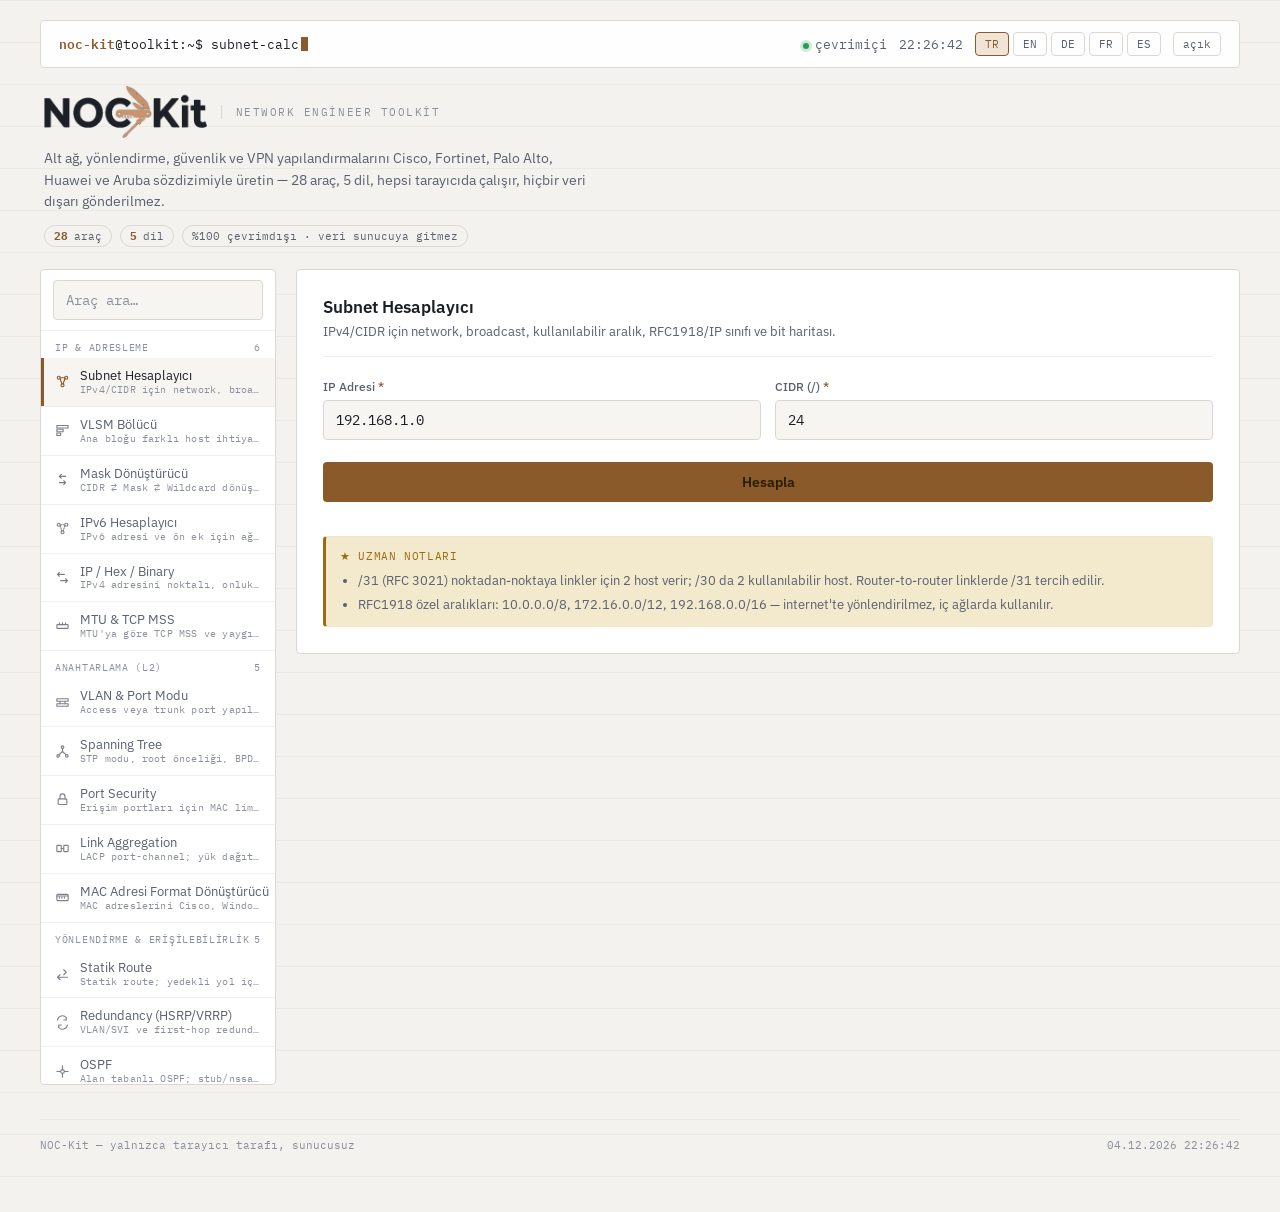
<file: index.html>
<!DOCTYPE html>
<html lang="tr">
<head>
<meta charset="UTF-8">
<meta name="viewport" content="width=device-width, initial-scale=1.0">
<meta name="description" content="NOC-Kit — Cisco, Fortinet, Palo Alto, Huawei ve Aruba sözdiziminde subnet, VLAN, OSPF, BGP, ACL, NAT ve IPsec VPN konfigürasyonu üreten 28 araçlık, tamamen tarayıcıda çalışan ağ araç kutusu.">
<meta name="author" content="NOC-Kit">
<meta name="robots" content="index, follow">
<meta name="color-scheme" content="dark light">
<meta property="og:type" content="website">
<meta property="og:site_name" content="NOC-Kit">
<meta property="og:title" content="NOC-Kit — Ağ Mühendisi Araç Kutusu">
<meta property="og:description" content="Subnet, VLSM, VLAN, STP, OSPF, BGP, ACL, NAT, IPsec VPN ve daha fazlası. 28 araç, 5 dil, %100 tarayıcı tarafı.">
<meta property="og:locale" content="tr_TR">
<meta name="twitter:card" content="summary_large_image">
<meta name="twitter:title" content="NOC-Kit — Ağ Mühendisi Araç Kutusu">
<meta name="twitter:description" content="28 araçlık, sunucusuz ağ konfigürasyon araç kutusu.">
<link rel="canonical" href="https://noc-kit.com/">
<meta property="og:url" content="https://noc-kit.com/">
<meta property="og:image" content="https://noc-kit.com/assets/img/og-cover.png">
<meta name="twitter:image" content="https://noc-kit.com/assets/img/og-cover.png">
<meta name="theme-color" content="#0E1218" media="(prefers-color-scheme: dark)">
<meta name="theme-color" content="#F3F2EE" media="(prefers-color-scheme: light)">
<link rel="icon" type="image/png" href="assets/img/favicon.png">
<link rel="apple-touch-icon" href="assets/img/favicon.png">
<link rel="manifest" href="assets/manifest.webmanifest">
<title>NOC-Kit — Ağ Mühendisi Araç Kutusu | Subnet, VLAN, BGP, ACL, VPN</title>
<link rel="preconnect" href="https://fonts.googleapis.com">
<link rel="preconnect" href="https://fonts.gstatic.com" crossorigin>
<script src="assets/js/theme-init.js"></script>
<link href="https://fonts.googleapis.com/css2?family=IBM+Plex+Sans:wght@400;500;600;700&family=IBM+Plex+Mono:wght@400;500;600&display=swap" rel="stylesheet">
<link rel="stylesheet" href="assets/css/styles.css">
</head>
<body>
<noscript><p style="padding:16px;font-family:monospace">NOC-Kit tamamen tarayıcıda çalışır; araçları kullanmak için JavaScript'i etkinleştirin.</p></noscript>

<div class="shell">
  <div class="topbar">
    <div class="prompt"><b>noc-kit</b>@toolkit:~$ <span id="activeToolPrompt">subnet-calc</span><span class="cursor"></span></div>
    <div class="topbar-right">
      <span><span class="dot-live"></span><span data-i18n="online">çevrimiçi</span></span>
      <span id="clock">00:00:00</span>
      <div id="langSwitch" role="group" aria-label="Dil" style="display:flex;gap:4px;">
        <button class="seg active" data-lang="tr">TR</button>
        <button class="seg" data-lang="en">EN</button>
        <button class="seg" data-lang="de">DE</button>
        <button class="seg" data-lang="fr">FR</button>
        <button class="seg" data-lang="es">ES</button>
      </div>
      <button class="seg" id="themeToggle" type="button" aria-label="Tema" data-i18n="theme_dark">koyu</button>
    </div>
  </div>

  <div class="header">
    <div class="brand">
      <img class="brand-logo brand-dark" src="assets/img/logo-dark.png" alt="NOC-Kit" width="350" height="112" decoding="async">
      <img class="brand-logo brand-light" src="assets/img/logo-light.png" alt="NOC-Kit" width="350" height="112" decoding="async">
      <span class="brand-tag">network engineer toolkit</span>
    </div>
    <h1 class="sr-only" data-i18n="app_title">Ağ Araç Seti</h1>
    <p data-i18n="app_subtitle">Alt ağ, yönlendirme, güvenlik ve VPN yapılandırmalarını Cisco, Fortinet, Palo Alto, Huawei ve Aruba sözdizimiyle üretin — 28 araç, 5 dil, hepsi tarayıcıda çalışır, hiçbir veri dışarı gönderilmez.</p>
    <div class="meta">
      <span class="chip"><b id="toolCount">28</b> <span data-i18n="meta_tools">araç</span></span>
      <span class="chip"><b>5</b> <span data-i18n="meta_langs">dil</span></span>
      <span class="chip" data-i18n="meta_offline">%100 çevrimdışı · veri sunucuya gitmez</span>
    </div>
  </div>

  <div class="layout">
    <nav class="nav" id="nav">
      <div class="nav-search"><input type="text" id="toolSearch" data-i18n-ph="search_ph" placeholder="Araç ara…"></div>
      <div class="nav-scroll" id="navScroll"></div>
      <div class="nav-empty" id="navEmpty" data-i18n="no_results">Eşleşen araç yok</div>
    </nav>
    <main class="panel" id="views"></main>
  </div>

  <div class="footer">
    <span data-i18n="footer_left">NOC-Kit — yalnızca tarayıcı tarafı, sunucusuz</span>
    <span id="footerClock"></span>
  </div>
</div>

<button class="to-top" id="toTop" type="button" aria-label="top" data-i18n="to_top">↑</button>
<div class="toast" id="toast" role="status" aria-live="polite"><span class="dot-live"></span><span id="toastMsg">Kopyalandı</span></div>

<script src="assets/js/i18n.js"></script>
<script src="assets/js/core.js"></script>
<script src="assets/js/views.js"></script>
<script src="assets/js/tools.js"></script>
<script src="assets/js/app.js"></script>
</body>
</html>
</file>
<file: assets/css/styles.css>
/* NOC-Kit — tüm arayüz stilleri. Renkler :root üzerindeki değişkenlerden gelir. */
  :root{
    --bg:#0E1218; --bg-grid:#141a23; --panel:#161C25; --panel-alt:#1C2330; --panel-raised:#212938;
    --border:#2A3242; --border-soft:#20283584;
    --text:#E8E7E1; --text-dim:#8C93A3; --text-faint:#5B6473;
    --accent:#C7926A; --accent-soft:#33261C; --accent-ring:rgba(199,146,106,.35);
    --accent2:#4FD1C0; --accent2-soft:#123330;
    --danger:#E4676B; --danger-soft:#3A1E20; --success:#63D98A;
    --warn:#E7C13D; --warn-soft:#3A3218;
    --sans:'IBM Plex Sans', system-ui, -apple-system, sans-serif;
    --mono:'IBM Plex Mono', ui-monospace, SFMono-Regular, Menlo, monospace;
    --radius:4px;
    --scroll:var(--border); --scroll-h:var(--text-faint);
  }
  :root[data-theme="light"]{
    --bg:#F3F2EE; --bg-grid:#EAE9E3; --panel:#FFFFFF; --panel-alt:#F6F5F1; --panel-raised:#FFFFFF;
    --border:#DAD8D0; --border-soft:#e5e3db84;
    --text:#1B1E24; --text-dim:#5A6070; --text-faint:#8A8F9C;
    --accent:#8A5A2B; --accent-soft:#F1E3D6; --accent-ring:rgba(138,90,43,.25);
    --accent2:#127F73; --accent2-soft:#DBF0EC;
    --danger:#B23A3E; --danger-soft:#F5DEDE; --success:#2E9A57;
    --warn:#9A6B12; --warn-soft:#F3E9CC;
    --scroll:#DAD8D0; --scroll-h:#8A8F9C;
  }
  *{box-sizing:border-box;}
  html{scroll-behavior:smooth;}
  html,body{margin:0;padding:0;}
  body{
    background:linear-gradient(var(--bg-grid) 1px, transparent 1px) 0 0/100% 42px, var(--bg);
    color:var(--text); font-family:var(--sans); min-height:100vh; -webkit-font-smoothing:antialiased;
  }
  ::selection{ background:var(--accent-soft); color:var(--accent); }
  button,select{font-family:inherit;}
  :focus-visible{ outline:2px solid var(--accent); outline-offset:2px; }

  /* scrollbars */
  *{scrollbar-width:thin; scrollbar-color:var(--scroll) transparent;}
  *::-webkit-scrollbar{width:10px;height:10px;}
  *::-webkit-scrollbar-track{background:transparent;}
  *::-webkit-scrollbar-thumb{background:var(--scroll);border-radius:6px;border:2px solid transparent;background-clip:padding-box;}
  *::-webkit-scrollbar-thumb:hover{background:var(--scroll-h);background-clip:padding-box;}
  *::-webkit-scrollbar-corner{background:transparent;}

  .shell{ max-width:1240px; margin:0 auto; padding:20px 20px 60px; }
  .topbar{
    position:sticky; top:0; z-index:40; display:flex; align-items:center; justify-content:space-between; gap:12px;
    padding:11px 18px; border:1px solid var(--border); background:color-mix(in srgb,var(--panel) 92%,transparent);
    backdrop-filter:blur(8px); border-radius:var(--radius); margin-bottom:18px;
    font-family:var(--mono); font-size:12.5px; color:var(--text-dim); flex-wrap:wrap;
  }
  .topbar .prompt{ color:var(--text); }
  .topbar .prompt b{ color:var(--accent); font-weight:600; }
  .cursor{ display:inline-block; width:7px; height:14px; background:var(--accent); margin-left:2px; vertical-align:-2px; animation:blink 1.1s steps(1) infinite; }
  @media (prefers-reduced-motion:reduce){ .cursor{ animation:none; } }
  @keyframes blink{ 50%{ opacity:0; } }
  .topbar-right{ display:flex; align-items:center; gap:12px; flex-wrap:wrap; }
  .dot-live{ width:6px; height:6px; border-radius:50%; background:var(--success); display:inline-block; margin-right:6px; box-shadow:0 0 0 3px color-mix(in srgb,var(--success) 22%,transparent); }
  .seg{ background:transparent; border:1px solid var(--border); color:var(--text-dim); font-family:var(--mono); font-size:11px; padding:4px 9px; border-radius:var(--radius); cursor:pointer; transition:color .12s,border-color .12s; }
  .seg:hover{ color:var(--text); border-color:var(--text-faint); }
  .seg.active{ color:var(--accent); border-color:var(--accent); background:var(--accent-soft); }

  .header{ margin:6px 4px 22px; }
  .header h1{ font-size:30px; font-weight:600; letter-spacing:-0.01em; margin:0 0 6px; }
  .header p{ margin:0; color:var(--text-dim); font-size:14px; max-width:68ch; line-height:1.55; }
  .header .meta{ display:flex; gap:8px; margin-top:12px; flex-wrap:wrap; }
  .header .chip{ display:inline-flex; align-items:center; gap:6px; font-family:var(--mono); font-size:10.5px; padding:3px 9px; border:1px solid var(--border); border-radius:20px; color:var(--text-dim); }
  .header .chip b{ color:var(--accent); }

  .layout{ display:grid; grid-template-columns:236px 1fr; gap:20px; align-items:start; }
  @media (max-width:900px){ .layout{ grid-template-columns:1fr; } }

  .nav{ border:1px solid var(--border); background:var(--panel); border-radius:var(--radius); overflow:hidden; position:sticky; top:64px; max-height:calc(100vh - 84px); display:flex; flex-direction:column; }
  @media (max-width:900px){ .nav{ position:static; max-height:none; } }
  .nav-search{ padding:10px 12px; border-bottom:1px solid var(--border-soft); }
  .nav-search input{ width:100%; background:var(--panel-alt); border:1px solid var(--border); color:var(--text); padding:8px 10px; border-radius:var(--radius); font-family:var(--mono); font-size:12px; }
  .nav-search input:focus{ outline:none; border-color:var(--accent); box-shadow:0 0 0 3px var(--accent-ring); }
  .nav-scroll{ overflow-y:auto; overflow-x:hidden; }
  @media (max-width:900px){ .nav-scroll{ display:flex; overflow-x:auto; overflow-y:visible; } }
  .nav-group-label{ padding:10px 14px 4px; font-size:10px; text-transform:uppercase; letter-spacing:.07em; color:var(--text-faint); font-family:var(--mono); display:flex; align-items:center; justify-content:space-between; }
  .nav-group-label .cnt{ color:var(--text-faint); font-size:9.5px; }
  @media (max-width:900px){ .nav-group-label{ display:none; } }
  .nav-item{ display:flex; align-items:center; gap:10px; padding:10px 14px; border-bottom:1px solid var(--border-soft); cursor:pointer; color:var(--text-dim); font-size:12.8px; position:relative; background:transparent; transition:background .12s,color .12s; white-space:nowrap; }
  @media (max-width:900px){ .nav-item{ border-bottom:none; border-right:1px solid var(--border-soft); flex:0 0 auto; } }
  .nav-item svg{ width:15px; height:15px; flex:none; opacity:.8; }
  .nav-item .lbl{ display:flex; flex-direction:column; line-height:1.25; min-width:0; }
  .nav-item .lbl small{ display:block; font-family:var(--mono); font-size:9.5px; color:var(--text-faint); letter-spacing:.02em; overflow:hidden; text-overflow:ellipsis; }
  .nav-item:hover{ background:var(--panel-alt); color:var(--text); }
  .nav-item.active{ background:var(--panel-alt); color:var(--text); }
  .nav-item.active::before{ content:""; position:absolute; left:0; top:0; bottom:0; width:2.5px; background:var(--accent); }
  @media (max-width:900px){ .nav-item.active::before{ top:auto; bottom:0; left:0; right:0; width:auto; height:2.5px; } }
  .nav-item.active svg{ color:var(--accent); opacity:1; }
  .nav-item.hidden{ display:none; }

  .panel{ border:1px solid var(--border); background:var(--panel); border-radius:var(--radius); padding:26px; }
  @media (max-width:560px){ .panel{ padding:18px; } }

  .view{ display:none; animation:rise .3s ease both; }
  .view.active{ display:block; }
  @keyframes rise{ from{ opacity:0; transform:translateY(6px); } to{ opacity:1; transform:none; } }
  @media (prefers-reduced-motion:reduce){ .view{ animation:none; } }

  .view-head{ margin-bottom:22px; padding-bottom:16px; border-bottom:1px solid var(--border-soft); }
  .view-head h2{ margin:0 0 5px; font-size:17px; font-weight:600; display:flex; align-items:center; flex-wrap:wrap; gap:8px; }
  .view-head p{ margin:0; color:var(--text-dim); font-size:13px; max-width:72ch; }

  .field{ margin-bottom:16px; }
  .field label{ display:block; font-size:11.5px; color:var(--text-dim); margin-bottom:6px; font-weight:500; }
  .field label .req{ color:var(--accent); }
  .row{ display:grid; gap:14px; }
  .row-2{ grid-template-columns:1fr 1fr; }
  .row-3{ grid-template-columns:1.4fr 1fr 1fr; }
  .row-4{ grid-template-columns:1fr 1fr 1fr 1fr; }
  @media (max-width:680px){ .row-2,.row-3,.row-4{ grid-template-columns:1fr; } }

  input[type=text], input[type=number], input[type=password], select, textarea{
    width:100%; background:var(--panel-alt); border:1px solid var(--border); color:var(--text);
    padding:10px 12px; border-radius:var(--radius); font-family:var(--mono); font-size:13.5px;
    transition:border-color .12s,box-shadow .12s;
  }
  textarea{ resize:vertical; min-height:64px; }
  input::placeholder, textarea::placeholder{ color:var(--text-faint); }
  input:focus, select:focus, textarea:focus{ outline:none; border-color:var(--accent); box-shadow:0 0 0 3px var(--accent-ring); }
  select{ appearance:none; -webkit-appearance:none;
    background-image:url("data:image/svg+xml;utf8,<svg xmlns='http://www.w3.org/2000/svg' viewBox='0 0 24 24' fill='none' stroke='%238C93A3' stroke-width='2'><path d='M6 9l6 6 6-6'/></svg>");
    background-repeat:no-repeat; background-position:right 10px center; background-size:16px; padding-right:34px;
  }
  .checkrow{ display:flex; flex-wrap:wrap; gap:14px; }
  .checkrow label{ display:inline-flex; align-items:center; gap:7px; font-size:12.5px; color:var(--text); cursor:pointer; }
  .checkrow input[type=checkbox]{ width:auto; accent-color:var(--accent); }

  .btn{ display:inline-flex; align-items:center; justify-content:center; gap:8px; background:var(--accent); color:#171008; border:none; padding:11px 18px; border-radius:var(--radius); font-weight:600; font-size:13.5px; cursor:pointer; width:100%; margin:6px 0 18px; transition:filter .12s,transform .05s; font-family:var(--sans); }
  :root[data-theme="light"] .btn{ color:#2A1B04; }
  .btn:hover{ filter:brightness(1.08); }
  .btn:active{ transform:translateY(1px); }
  .btn-ghost{ background:transparent; color:var(--text-dim); border:1px solid var(--border); width:auto; margin:0; padding:6px 12px; font-size:11.5px; font-weight:500; }
  .btn-ghost:hover{ color:var(--text); border-color:var(--text-faint); filter:none; }

  .alert{ display:none; align-items:flex-start; gap:10px; background:var(--danger-soft); border:1px solid color-mix(in srgb,var(--danger) 45%,transparent); color:var(--danger); padding:12px 14px; border-radius:var(--radius); font-size:13px; margin-bottom:18px; }
  .alert.show{ display:flex; }

  .grid-out{ display:grid; grid-template-columns:repeat(2,1fr); gap:10px; }
  @media (max-width:560px){ .grid-out{ grid-template-columns:1fr; } }
  .cell{ background:var(--panel-alt); border:1px solid var(--border-soft); border-radius:var(--radius); padding:12px 14px; }
  .cell.span2{ grid-column:1/-1; }
  .cell .k{ display:block; font-size:10.5px; text-transform:uppercase; letter-spacing:.06em; color:var(--text-faint); margin-bottom:5px; }
  .cell .v{ font-family:var(--mono); font-size:15px; color:var(--text); word-break:break-word; }
  .cell .sub{ display:block; font-size:10.5px; color:var(--text-faint); margin-top:3px; }
  .cell.accent .v{ color:var(--accent); }
  .cell.accent2 .v{ color:var(--accent2); }
  .badge{ display:inline-block; font-family:var(--mono); font-size:10px; padding:1px 7px; border-radius:20px; margin-left:6px; vertical-align:middle; }
  .badge.private{ background:var(--accent2-soft); color:var(--accent2); }
  .badge.public{ background:var(--panel-raised); color:var(--text-dim); }

  .binmap{ margin-top:18px; }
  .binmap-title{ font-size:11px; color:var(--text-faint); text-transform:uppercase; letter-spacing:.06em; margin-bottom:10px; }
  .binrow{ display:flex; align-items:center; gap:10px; font-family:var(--mono); font-size:12.5px; margin-bottom:6px; flex-wrap:wrap; }
  .binrow .binlbl{ width:46px; flex:none; color:var(--text-faint); font-size:11px; }
  .bitgroup{ display:inline-flex; gap:1px; margin-right:8px; }
  .bit{ width:11px; text-align:center; color:var(--text-faint); }
  .bit.net{ color:var(--accent); font-weight:600; }
  .binlegend{ display:flex; gap:16px; margin-top:10px; font-size:11px; color:var(--text-faint); flex-wrap:wrap; }
  .binlegend span{ display:inline-flex; align-items:center; gap:6px; }
  .swatch{ width:8px; height:8px; border-radius:2px; display:inline-block; }

  .rangebar-wrap{ margin-top:18px; }
  .rangebar{ display:flex; height:34px; border-radius:var(--radius); overflow:hidden; border:1px solid var(--border-soft); }
  .rb-seg{ display:flex; align-items:center; justify-content:center; font-family:var(--mono); font-size:10.5px; color:#171008; white-space:nowrap; overflow:hidden; }
  .rb-net{ background:var(--text-faint); color:var(--bg); flex:0 0 12%; }
  .rb-host{ background:var(--accent); flex:1 1 auto; }
  .rb-bcast{ background:var(--text-faint); color:var(--bg); flex:0 0 12%; }
  .rb-caption{ display:flex; justify-content:space-between; margin-top:6px; font-size:10.5px; color:var(--text-faint); font-family:var(--mono); }

  .codebox{ margin-top:6px; }
  .codebox-head{ display:flex; align-items:center; justify-content:space-between; background:var(--panel-raised); border:1px solid var(--border); border-bottom:none; padding:9px 14px; border-radius:var(--radius) var(--radius) 0 0; }
  .codebox-head .tag{ font-family:var(--mono); font-size:11px; color:var(--text-dim); text-transform:uppercase; letter-spacing:.05em; }
  pre.codeblock{ margin:0; background:#0A0D12; border:1px solid var(--border); border-radius:0 0 var(--radius) var(--radius); padding:16px; overflow:auto; font-family:var(--mono); font-size:12.6px; line-height:1.65; color:#B9E6A0; max-height:440px; }
  :root[data-theme="light"] pre.codeblock{ background:#171B22; color:#9FE39B; }

  .notes{ margin-top:16px; border:1px solid var(--border-soft); border-left:3px solid var(--warn); background:var(--warn-soft); border-radius:var(--radius); padding:12px 14px; }
  .notes .nt{ font-size:10.5px; text-transform:uppercase; letter-spacing:.06em; color:var(--warn); font-family:var(--mono); margin-bottom:8px; display:flex; align-items:center; gap:6px; }
  .notes ul{ margin:0; padding-left:18px; }
  .notes li{ font-size:12.5px; color:var(--text-dim); line-height:1.5; margin-bottom:5px; }
  .notes li:last-child{ margin-bottom:0; }
  .notes li b{ color:var(--text); }

  .hint{ font-size:11.5px; color:var(--text-faint); margin-top:5px; }
  .chip{ display:inline-block; font-family:var(--mono); font-size:10.5px; padding:2px 7px; border:1px solid var(--border); border-radius:20px; color:var(--text-dim); }

  table.vlsm{ width:100%; border-collapse:collapse; font-family:var(--mono); font-size:12px; margin-top:8px; }
  table.vlsm th{ text-align:left; font-size:10px; text-transform:uppercase; letter-spacing:.05em; color:var(--text-faint); padding:8px 10px; border-bottom:1px solid var(--border); }
  table.vlsm td{ padding:9px 10px; border-bottom:1px solid var(--border-soft); color:var(--text); white-space:nowrap; }
  table.vlsm tr:hover td{ background:var(--panel-alt); }
  .table-wrap{ overflow:auto; border:1px solid var(--border); border-radius:var(--radius); }

  .liveconv{ display:grid; grid-template-columns:1fr; gap:14px; max-width:440px; }
  .pwd-out{ display:flex; gap:10px; align-items:center; flex-wrap:wrap; }
  .pwd-out code{ flex:1 1 220px; background:#0A0D12; border:1px solid var(--border); border-radius:var(--radius); padding:11px 14px; font-family:var(--mono); font-size:14px; color:#B9E6A0; word-break:break-all; }
  .strength{ height:6px; border-radius:3px; background:var(--border); overflow:hidden; margin-bottom:14px; }
  .strength > i{ display:block; height:100%; width:0; transition:width .25s,background .25s; }

  .encap-table{ width:100%; border-collapse:collapse; font-family:var(--mono); font-size:12px; margin-top:10px; }
  .encap-table th{ text-align:left; font-size:10px; text-transform:uppercase; letter-spacing:.05em; color:var(--text-faint); padding:7px 10px; border-bottom:1px solid var(--border); }
  .encap-table td{ padding:8px 10px; border-bottom:1px solid var(--border-soft); color:var(--text); }
  .encap-table tr.sel td{ background:var(--accent-soft); color:var(--accent); }

  .toast{ position:fixed; bottom:22px; left:50%; transform:translate(-50%,12px); background:var(--panel-raised); border:1px solid var(--border); color:var(--text); padding:10px 16px; border-radius:var(--radius); font-size:12.5px; font-family:var(--mono); opacity:0; pointer-events:none; transition:opacity .18s,transform .18s; display:flex; align-items:center; gap:8px; z-index:60; }
  .toast.show{ opacity:1; transform:translate(-50%,0); }
  .toast .dot-live{ background:var(--success); }

  .to-top{ position:fixed; right:22px; bottom:22px; width:38px; height:38px; border-radius:50%; border:1px solid var(--border); background:var(--panel-raised); color:var(--text); font-size:16px; cursor:pointer; opacity:0; pointer-events:none; transition:opacity .2s,transform .2s; z-index:55; display:flex; align-items:center; justify-content:center; }
  .to-top.show{ opacity:1; pointer-events:auto; }
  .to-top:hover{ color:var(--accent); border-color:var(--accent); }

  .brand{ display:flex; align-items:center; gap:14px; flex-wrap:wrap; margin:0 0 10px; }
  .brand-logo{ height:52px; width:auto; display:block; }
  .brand-light{ display:none; }
  :root[data-theme="light"] .brand-dark{ display:none; }
  :root[data-theme="light"] .brand-light{ display:block; }
  .brand-tag{ font-family:var(--mono); font-size:11px; letter-spacing:.14em; text-transform:uppercase; color:var(--text-faint); border-left:1px solid var(--border); padding-left:14px; }
  @media (max-width:560px){ .brand-logo{ height:38px; } .brand-tag{ border-left:none; padding-left:0; font-size:10px; } }
  .topbar-logo{ height:18px; width:auto; display:none; vertical-align:-3px; margin-right:8px; }
  .sr-only{ position:absolute; width:1px; height:1px; padding:0; margin:-1px; overflow:hidden; clip:rect(0 0 0 0); white-space:nowrap; border:0; }
  .nav-empty{ display:none; padding:16px 14px; font-family:var(--mono); font-size:11.5px; color:var(--text-faint); }
  .nav-item:focus-visible{ outline:2px solid var(--accent); outline-offset:-2px; }
  @media print{ .topbar,.nav,.to-top,.footer,.btn,.btn-ghost{ display:none !important; } .layout{ grid-template-columns:1fr; } body{ background:#fff; color:#000; } }

  .footer{ margin-top:34px; padding-top:18px; border-top:1px solid var(--border-soft); font-family:var(--mono); font-size:11px; color:var(--text-faint); display:flex; justify-content:space-between; flex-wrap:wrap; gap:8px; }
</file>
